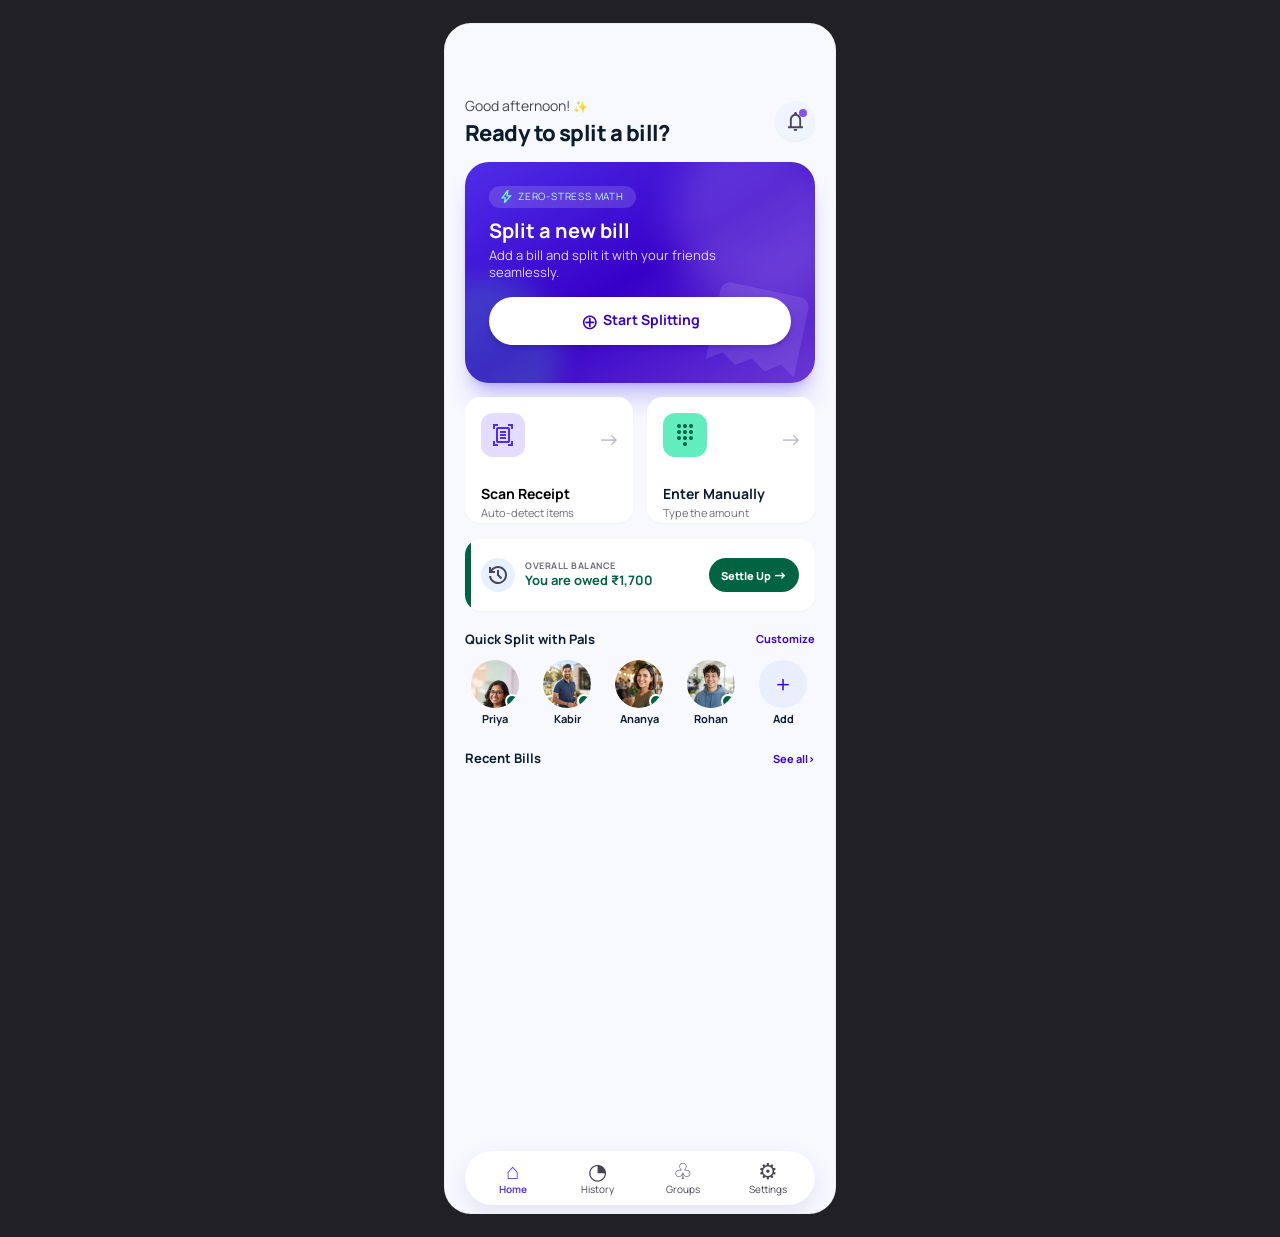
<file: index.html>
<!DOCTYPE html>
<html lang="en">

<head>
    <meta charset="UTF-8">
    <meta name="viewport" content="width=device-width, initial-scale=1.0">
    <meta name="theme-color" content="#f8f9ff">
    <title>SplitMate</title>
    <link rel="preconnect" href="https://fonts.googleapis.com">
    <link rel="preconnect" href="https://fonts.gstatic.com" crossorigin>
    <link href="https://fonts.googleapis.com/css2?family=Manrope:wght@400;600;700;800&display=swap" rel="stylesheet">
    <link rel="stylesheet" href="css/style.css">
    <link rel="stylesheet" href="css/responsive.css">
</head>

<body>
    <main class="app-shell">
        <section class="app-content" aria-label="SplitMate home">
            <header class="greeting">
                <div>
                    <div class="eyebrow">Good afternoon! <span>✨</span></div>
                    <h1>Ready to split a bill?</h1>
                </div>
                <button class="icon-button notification-button" aria-label="Notifications">
                    <img src="assets/493fa.svg" alt="">
                    <span class="notification-dot"></span>
                </button>
            </header>

            <section class="hero-card">
                <img class="hero-receipt" src="assets/c0a71.svg" alt="" aria-hidden="true">
                <div class="hero-content">
                    <div class="hero-kicker"><img src="assets/3f70a.svg" alt=""> ZERO-STRESS MATH</div>
                    <h2>Split a new bill</h2>
                    <p>Add a bill and split it with your friends<br>seamlessly.</p>
                    <a class="primary-button" href="pages/new-bill.html"><span class="plus">⊕</span> Start Splitting</a>
                </div>
            </section>

            <section class="quick-actions">
                <button class="action-card" data-action="scan">
                    <span class="action-icon scan-icon"><img src="assets/f76cd.svg" alt=""></span>
                    <span class="action-arrow">→</span>
                    <strong>Scan Receipt</strong>
                    <small>Auto-detect items</small>
                </button>
                <a class="action-card" href="pages/new-bill.html">
                    <span class="action-icon manual-icon"><img src="assets/699e9.svg" alt=""></span>
                    <span class="action-arrow">→</span>
                    <strong>Enter Manually</strong>
                    <small>Type the amount</small>
                </a>
            </section>

            <section class="balance-card">
                <div class="balance-mark"><img src="assets/677f2.svg" alt=""></div>
                <div class="balance-copy"><small>OVERALL BALANCE</small><strong>You are owed ₹1,700</strong></div>
                <button class="settle-button" data-action="settle">Settle Up <span>→</span></button>
            </section>

            <section class="friends-section">
                <div class="section-heading"><strong>Quick Split with Pals</strong><button
                        data-action="customize">Customize</button></div>
                <div class="friends-row">
                    <button class="friend"><span><img src="assets/6f308.png"
                                alt="Priya"><i></i></span><b>Priya</b></button>
                    <button class="friend"><span><img src="assets/5d3c8.png"
                                alt="Kabir"><i></i></span><b>Kabir</b></button>
                    <button class="friend"><span><img src="assets/8fd53.png"
                                alt="Ananya"><i></i></span><b>Ananya</b></button>
                    <button class="friend"><span><img src="assets/406f8.png"
                                alt="Rohan"><i></i></span><b>Rohan</b></button>
                    <button class="friend add-friend" data-action="add-friend"><span>＋</span><b>Add</b></button>
                </div>
            </section>

            <section class="recent-section">
                <div class="section-heading"><strong>Recent Bills</strong><button data-action="see-all">See
                        all›</button></div>
                <div id="bill-list" class="bill-list"></div>
            </section>
        </section>

        <nav data-navbar></nav>
    </main>

    <dialog id="bill-dialog">
        <form method="dialog" id="bill-form">
            <button class="close-button" type="button" data-action="close-dialog" aria-label="Close">×</button>
            <p class="dialog-kicker">NEW BILL</p>
            <h2>Split a new bill</h2>
            <label>Bill name<input name="name" required placeholder="Dinner at Social"></label>
            <label>Total amount<input name="amount" required type="number" min="1" step="1" placeholder="2450"></label>
            <label>People<input name="people" required type="number" min="2" value="2"></label>
            <button class="primary-button" value="default">Create bill</button>
        </form>
    </dialog>
    <div id="toast" role="status" aria-live="polite"></div>
    <script type="module" src="js/navbar.js"></script>
    <script type="module" src="js/app.js"></script>
</body>

</html>
</file>
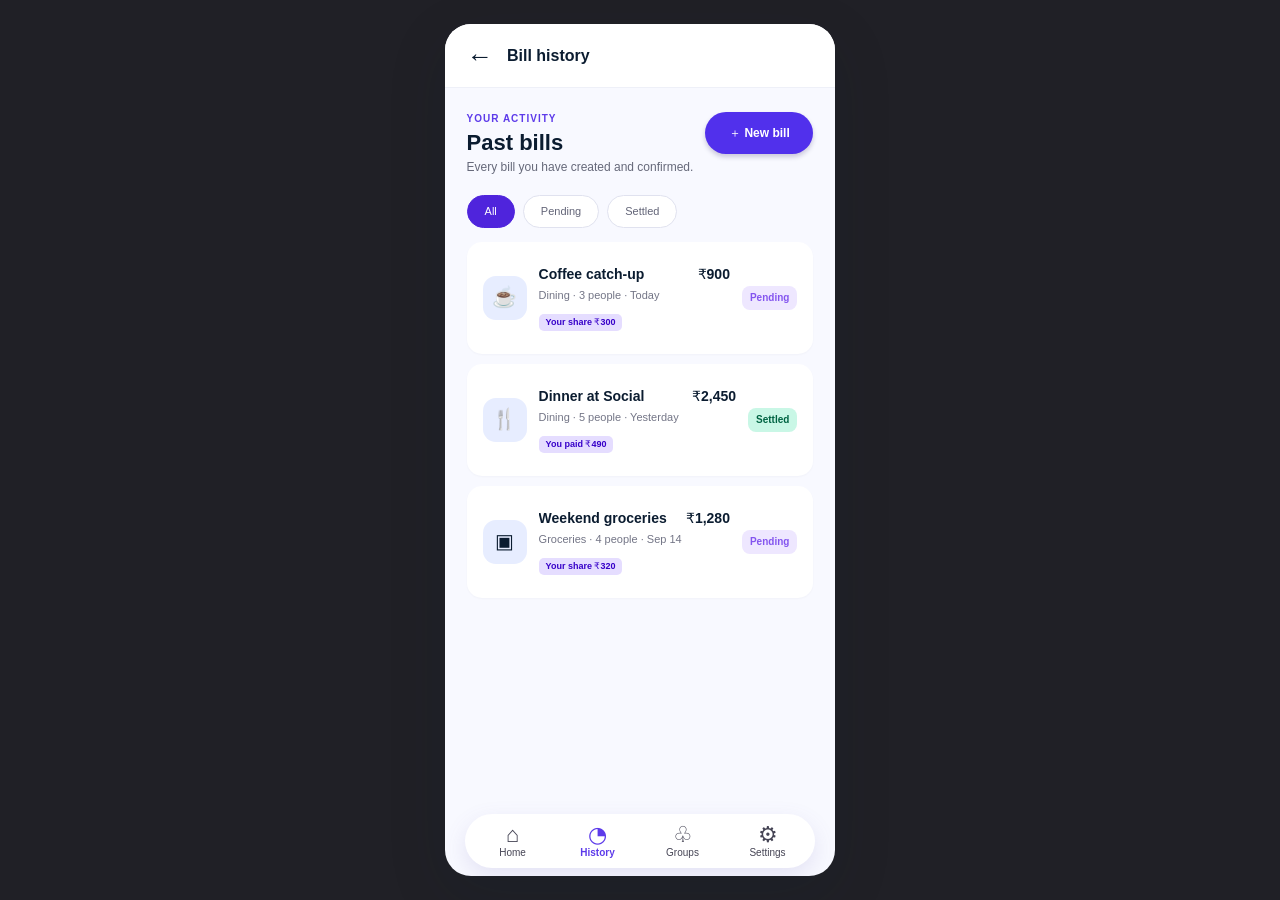
<file: pages/bill-details.html>
<!doctype html>
<html lang="en">

<head>
    <meta charset="utf-8">
    <meta name="viewport" content="width=device-width, initial-scale=1">
    <title>History - SplitMate</title>
    <link rel="stylesheet" href="../css/style.css">
    <link rel="stylesheet" href="../css/responsive.css">
</head>

<body>
    <main class="flow-shell history-shell">
        <header class="flow-header">
            <a class="back-link" href="../index.html" aria-label="Back to home">←</a>
            <h1>Bill history</h1>
        </header>

        <section class="history-main" aria-labelledby="history-title">
            <div class="history-heading">
                <div>
                    <p class="dialog-kicker">YOUR ACTIVITY</p>
                    <h2 id="history-title">Past bills</h2>
                    <p>Every bill you have created and confirmed.</p>
                </div>
                <a class="primary-button history-add" href="new-bill.html">＋ New bill</a>
            </div>

            <div class="history-filters" role="group" aria-label="History filters">
                <button class="history-filter active" type="button" data-filter="all">All</button>
                <button class="history-filter" type="button" data-filter="pending">Pending</button>
                <button class="history-filter" type="button" data-filter="settled">Settled</button>
            </div>

            <div id="history-list" class="history-list"></div>

            <div id="history-empty" class="history-empty" hidden>
                <div class="empty-icon">◔</div>
                <h2>No bills yet</h2>
                <p>Once you confirm a split bill, it will appear here.</p>
                <a class="primary-button" href="new-bill.html">Create your first bill</a>
            </div>
        </section>

        <nav data-navbar></nav>
    </main>

    <script type="module" src="../js/navbar.js"></script>
    <script type="module" src="../js/history.js"></script>
</body>

</html>
</file>
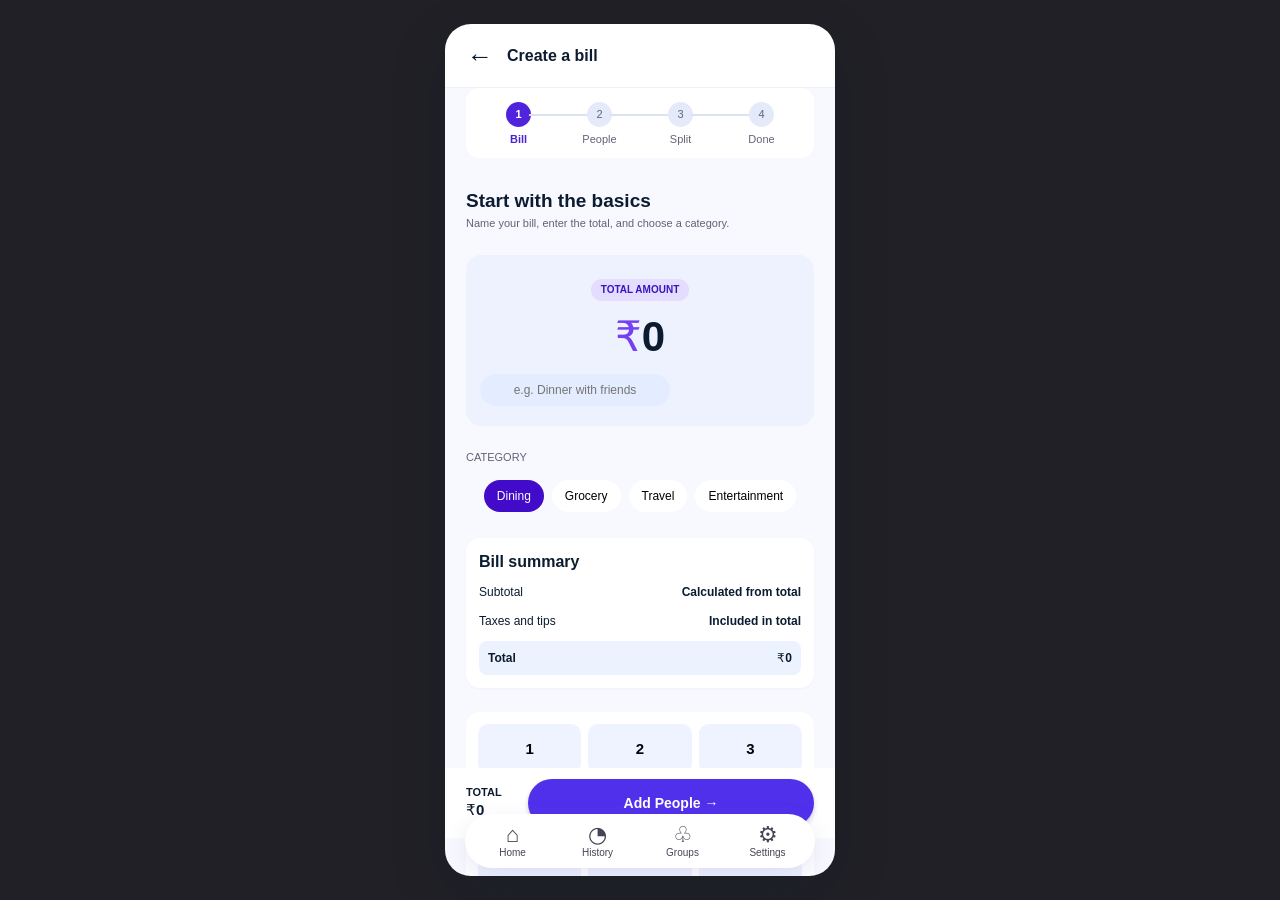
<file: pages/new-bill.html>
<!doctype html>
<html lang="en">

<head>
    <meta charset="utf-8">
    <meta name="viewport" content="width=device-width,initial-scale=1">
    <title>Create bill - SplitMate</title>
    <link rel="stylesheet" href="../css/style.css">
    <link rel="stylesheet" href="../css/responsive.css">
</head>

<body>
    <main class="flow-shell">
        <header class="flow-header"><a class="back-link" href="../index.html">←</a>
            <h1>Create a bill</h1>
        </header>
        <section class="flow-main">
            <div class="stepper"><span class="step active">Bill</span><span class="step">People</span><span
                    class="step">Split</span><span class="step">Done</span></div>
            <h2 class="flow-title">Start with the basics</h2>
            <p class="flow-subtitle">Name your bill, enter the total, and choose a category.</p>
            <div class="amount-panel"><span class="amount-label">TOTAL AMOUNT</span>
                <div class="amount-value"><span>₹</span><output id="amount-output">0</output></div><input
                    class="bill-name-input" id="bill-name" required placeholder="e.g. Dinner with friends"
                    aria-label="Bill name">
            </div>
            <p class="flow-subtitle category-label">CATEGORY</p>
            <div class="category-row"><button class="category active" data-category="Dining">Dining</button><button
                    class="category" data-category="Grocery">Grocery</button><button class="category"
                    data-category="Travel">Travel</button><button class="category"
                    data-category="Entertainment">Entertainment</button></div>
            <div class="tax-card"><strong>Bill summary</strong>
                <div class="tax-row"><span>Subtotal</span><b id="subtotal-label">Calculated from total</b></div>
                <div class="tax-row"><span>Taxes and tips</span><b>Included in total</b></div>
                <div class="tax-total"><span>Total</span><strong id="total-label">₹0</strong></div>
            </div>
            <div class="keypad" id="keypad"><button data-key="1">1</button><button data-key="2">2</button><button
                    data-key="3">3</button><button data-key="4">4</button><button data-key="5">5</button><button
                    data-key="6">6</button><button data-key="7">7</button><button data-key="8">8</button><button
                    data-key="9">9</button><button data-key=".">.</button><button data-key="0">0</button><button
                    data-key="backspace">⌫</button></div>
        </section>
        <footer class="flow-footer">
            <div class="footer-total">TOTAL<strong id="footer-total">₹0</strong></div><a class="primary-button"
                href="people.html" id="next-people">Add People →</a>
        </footer>
        <nav data-navbar></nav>
    </main>
    <script type="module" src="../js/navbar.js"></script>
    <script type="module" src="../js/bill.js"></script>
</body>

</html>
</file>
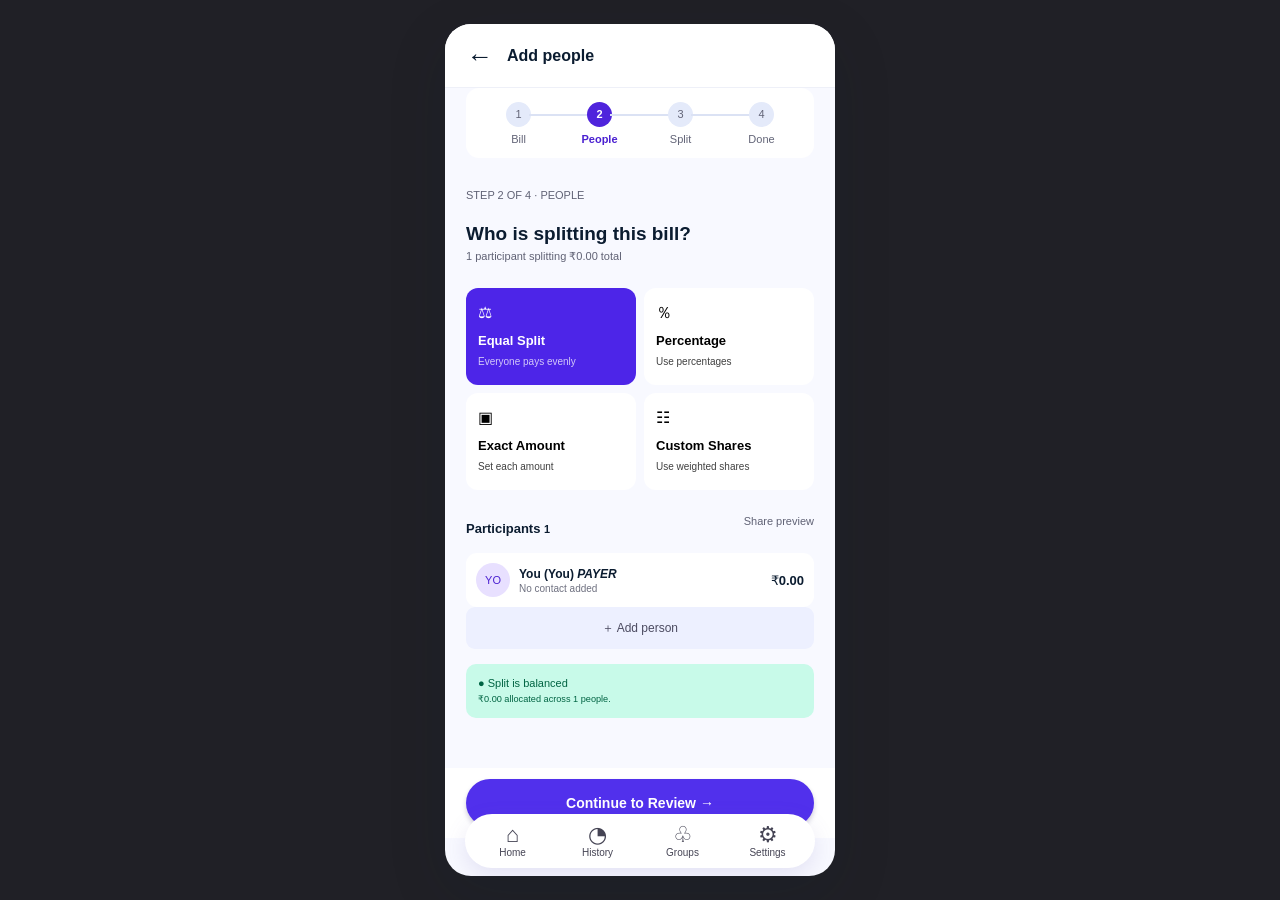
<file: pages/people.html>
<!doctype html>
<html lang="en">

<head>
    <meta charset="utf-8">
    <meta name="viewport" content="width=device-width,initial-scale=1">
    <title>Add people - SplitMate</title>
    <link rel="stylesheet" href="../css/style.css">
    <link rel="stylesheet" href="../css/responsive.css">
</head>

<body>
    <main class="flow-shell">
        <header class="flow-header"><a class="back-link" href="new-bill.html">←</a>
            <h1>Add people</h1>
        </header>
        <section class="flow-main">
            <div class="stepper"><span class="step">Bill</span><span class="step active">People</span><span
                    class="step">Split</span><span class="step">Done</span></div>
            <p class="flow-subtitle">STEP 2 OF 4 · PEOPLE</p>
            <h2 class="flow-title">Who is splitting this bill?</h2>
            <p class="flow-subtitle" id="people-summary"></p>
            <div class="method-grid" id="method-grid"><button class="method active" data-method="equal">⚖<strong>Equal
                        Split</strong><small>Everyone pays evenly</small></button><button class="method"
                    data-method="percentage">％<strong>Percentage</strong><small>Use percentages</small></button><button
                    class="method" data-method="exact">▣<strong>Exact Amount</strong><small>Set each
                        amount</small></button><button class="method" data-method="shares">☷<strong>Custom
                        Shares</strong><small>Use weighted shares</small></button></div>
            <div class="section-heading people-heading"><strong>Participants <small
                        id="people-count"></small></strong><span class="flow-subtitle">Share preview</span></div>
            <div id="participants"></div><button class="outline-button add-person-button" type="button">＋ Add
                person</button>
            <div class="success-card" id="balance-message"></div>
        </section>
        <footer class="flow-footer"><a class="primary-button" href="review.html" id="continue-review">Continue to Review
                →</a></footer>
        <nav data-navbar></nav>
    </main>
    <dialog id="person-dialog">
        <form method="dialog" id="person-form"><button class="close-button" type="button" id="close-person">×</button>
            <p class="dialog-kicker">NEW PARTICIPANT</p>
            <h2>Add a person</h2><label>Name<input name="name" required placeholder="e.g. Alex"></label><label>Contact
                (optional)<input name="contact" placeholder="Email or phone"></label><button class="primary-button"
                value="default">Add person</button>
        </form>
    </dialog>
    <script type="module" src="../js/navbar.js"></script>
    <script type="module" src="../js/people.js"></script>
</body>

</html>
</file>
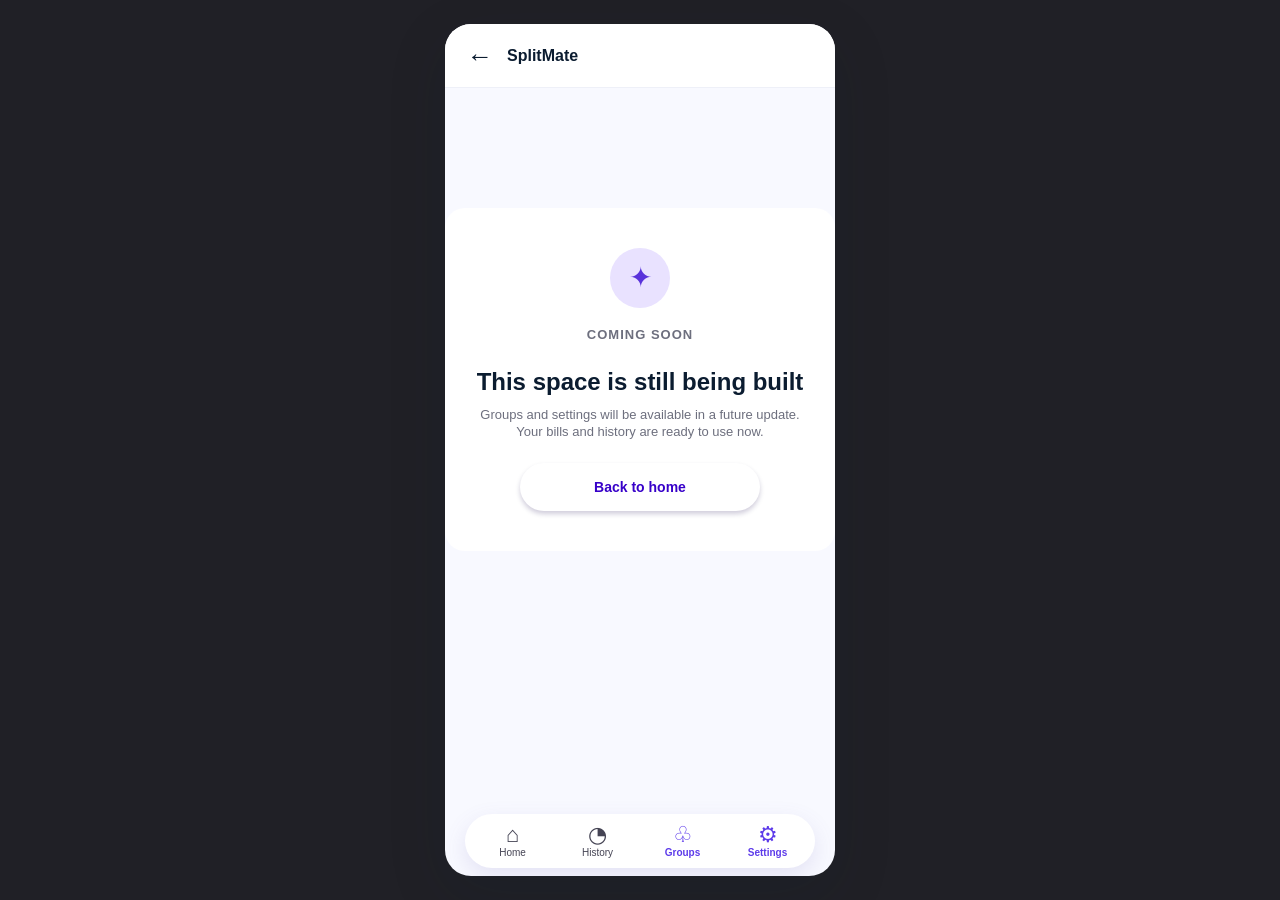
<file: pages/profile.html>
<!doctype html>
<html lang="en">

<head>
    <meta charset="utf-8">
    <meta name="viewport" content="width=device-width,initial-scale=1">
    <title>Coming soon - SplitMate</title>
    <link rel="stylesheet" href="../css/style.css">
    <link rel="stylesheet" href="../css/responsive.css">
</head>

<body>
    <main class="flow-shell">
        <header class="flow-header"><a class="back-link" href="../index.html">←</a>
            <h1>SplitMate</h1>
        </header>
        <section class="coming-soon">
            <div class="empty-icon">✦</div>
            <p class="dialog-kicker">COMING SOON</p>
            <h2>This space is still being built</h2>
            <p>Groups and settings will be available in a future update. Your bills and history are ready to use now.
            </p><a class="primary-button" href="../index.html">Back to home</a>
        </section>
        <nav data-navbar></nav>
        <script type="module" src="../js/navbar.js"></script>
    </main>
</body>

</html>
</file>
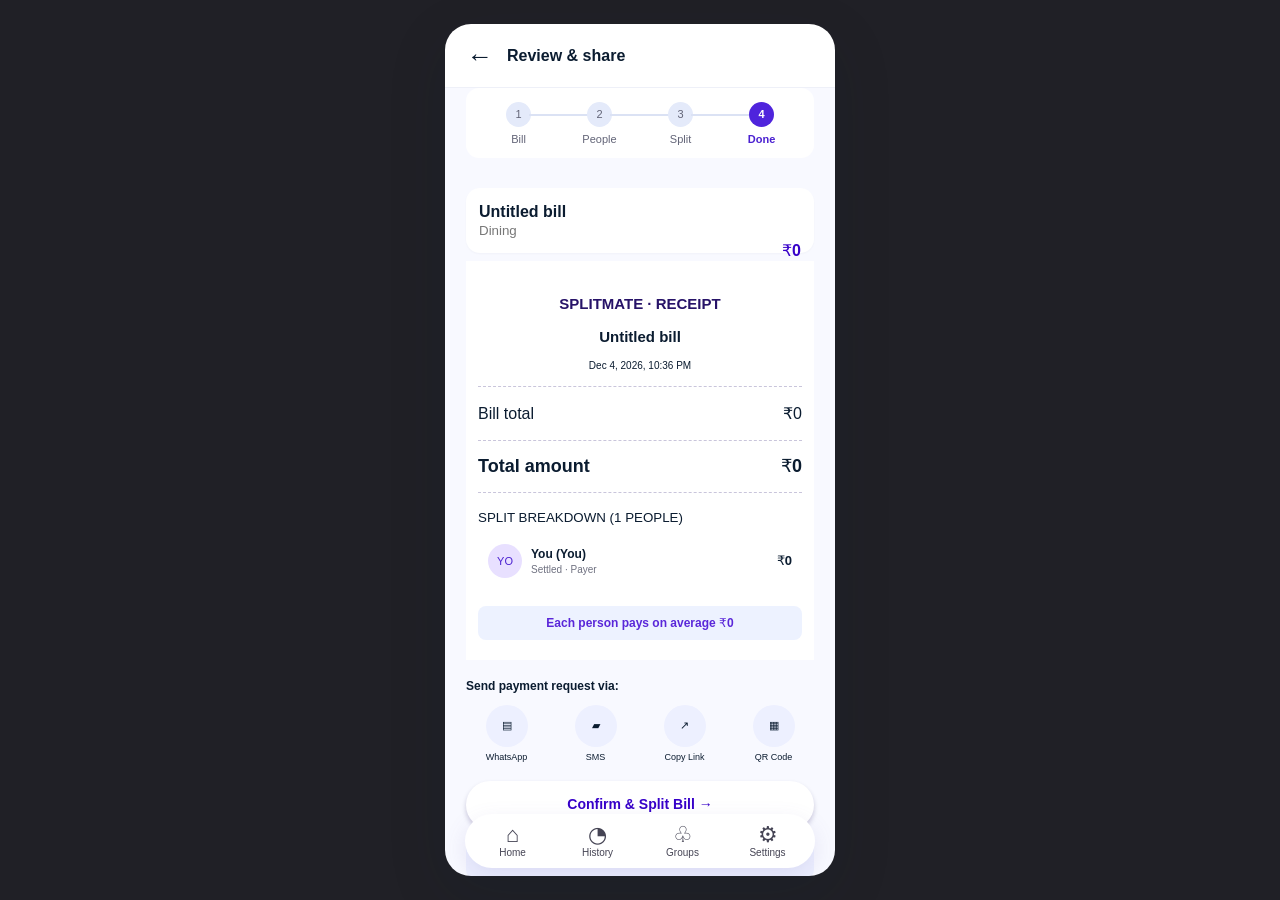
<file: pages/review.html>
<!doctype html>
<html lang="en">

<head>
    <meta charset="utf-8">
    <meta name="viewport" content="width=device-width,initial-scale=1">
    <title>Review bill - SplitMate</title>
    <link rel="stylesheet" href="../css/style.css">
    <link rel="stylesheet" href="../css/responsive.css">
</head>

<body>
    <main class="flow-shell">
        <header class="flow-header"><a class="back-link" href="people.html">←</a>
            <h1>Review & share</h1>
        </header>
        <section class="flow-main">
            <div class="stepper"><span class="step">Bill</span><span class="step">People</span><span
                    class="step">Split</span><span class="step active">Done</span></div>
            <div class="review-card"><strong id="review-name"></strong><small id="review-category"
                    style="display:block;color:#777"></small><b id="review-total" style="float:right;color:#3700c9"></b>
            </div>
            <div class="review-receipt">
                <h2>SPLITMATE · RECEIPT</h2>
                <h2 id="receipt-name" style="color:#0b1c30"></h2>
                <p id="receipt-date" style="text-align:center;font-size:10px"></p>
                <div class="receipt-divider"></div>
                <p>Bill total <span id="receipt-subtotal" style="float:right"></span></p>
                <div class="receipt-divider"></div>
                <div class="receipt-total"><span>Total amount</span><span id="receipt-total"></span></div>
                <div class="receipt-divider"></div><small id="breakdown-title"></small>
                <div id="review-participants"></div>
                <div class="tax-total" style="margin-top:18px;display:block;text-align:center;color:#5a27d9">Each person
                    pays on average <strong id="average-share"></strong></div>
            </div>
            <h3 style="font-size:12px;margin:18px 0 4px">Send payment request via:</h3>
            <div class="share-grid"><button class="share-choice" data-share="WhatsApp"><span
                        class="share-option">▤</span><small>WhatsApp</small></button><button class="share-choice"
                    data-share="SMS"><span class="share-option">▰</span><small>SMS</small></button><button
                    class="share-choice" data-share="Copy link"><span class="share-option">↗</span><small>Copy
                        Link</small></button><button class="share-choice" data-share="QR code"><span
                        class="share-option">▦</span><small>QR Code</small></button></div><button
                class="primary-button confirm-button" id="confirm-bill">Confirm & Split Bill →</button><a
                class="outline-button" style="display:flex;align-items:center;justify-content:center;margin-top:8px"
                href="people.html">Edit Split Details</a>
            <p class="flow-subtitle" id="review-status" role="status"></p>
        </section>
        <nav data-navbar></nav>
    </main>
    <script type="module" src="../js/navbar.js"></script>
    <script type="module" src="../js/review.js"></script>
</body>

</html>
</file>
<file: css/style.css>
:root {
    font-family: "Manrope", sans-serif;
    color: #0b1c30;
    background: #202026;
    line-height: 1.35;
    font-synthesis: none
}

* {
    box-sizing: border-box
}

body {
    margin: 0;
    min-width: 320px;
    background: #202026
}

button,
input {
    font: inherit
}

button {
    border: 0;
    cursor: pointer
}

a {
    color: inherit;
    text-decoration: none
}

.app-shell {
    width: min(100%, 390px);
    min-height: 100vh;
    margin: auto;
    background: #f8f9ff;
    position: relative;
    box-shadow: 0 0 0 1px #eee;
    overflow: hidden
}

.app-content {
    padding: 64px 20px 112px
}

.greeting {
    height: 74px;
    padding: 8px 0 16px;
    display: flex;
    align-items: center;
    justify-content: space-between
}

.eyebrow {
    font-size: 14px;
    color: #474556;
    line-height: 20px
}

.eyebrow span {
    font-size: 12px
}

.greeting h1 {
    font-size: 22px;
    letter-spacing: -.55px;
    line-height: 28px;
    margin: 2px 0 0;
    font-weight: 800
}

.icon-button {
    width: 40px;
    height: 40px;
    border-radius: 50%;
    background: #eff4ff;
    box-shadow: 0 1px 1px #0000000d;
    display: grid;
    place-items: center;
    position: relative
}

.icon-button img {
    width: 15px;
    height: 19px
}

.notification-dot {
    position: absolute;
    right: 8px;
    top: 8px;
    width: 8px;
    height: 8px;
    background: #8455ef;
    border-radius: 50%
}

.hero-card {
    height: 221px;
    border-radius: 24px;
    padding: 24px;
    position: relative;
    overflow: hidden;
    color: white;
    background: linear-gradient(148deg, #4f2ee8 0%, #3700c9 50%, #6b38d4 100%);
    box-shadow: 0 20px 25px -5px #4f2ee840, 0 8px 10px -6px #4f2ee840
}

.hero-card:before {
    content: "";
    position: absolute;
    right: -32px;
    top: -32px;
    width: 176px;
    height: 176px;
    border-radius: 50%;
    background: #e9ddff33;
    filter: blur(20px)
}

.hero-card:after {
    content: "";
    position: absolute;
    left: -48px;
    bottom: -40px;
    width: 144px;
    height: 144px;
    border-radius: 50%;
    background: #4edea333;
    filter: blur(12px)
}

.hero-receipt {
    position: absolute;
    right: -2px;
    bottom: -26px;
    width: 120px;
    height: 150px;
    opacity: .1;
    transform: rotate(12deg)
}

.hero-content {
    position: relative;
    z-index: 1
}

.hero-kicker {
    display: inline-flex;
    align-items: center;
    gap: 6px;
    padding: 4px 12px;
    border-radius: 20px;
    background: #ffffff26;
    backdrop-filter: blur(6px);
    font-size: 10px;
    letter-spacing: .8px;
    color: #b9ffd9
}

.hero-kicker img {
    width: 11px;
    height: 13px
}

.hero-content h2 {
    font-size: 20px;
    margin: 8px 0 2px;
    line-height: 28px
}

.hero-content p {
    font-size: 13px;
    color: #ded7ff;
    margin: 0;
    line-height: 17px
}

.primary-button {
    height: 48px;
    border-radius: 999px;
    background: #fff;
    color: #3700c9;
    font-weight: 700;
    font-size: 14px;
    width: 100%;
    box-shadow: 0 3px 5px #12004b33;
    display: flex;
    align-items: center;
    justify-content: center
}

.hero-content .primary-button {
    margin-top: 16px
}

.plus {
    font-size: 21px;
    vertical-align: -1px;
    margin-right: 4px
}

.quick-actions {
    display: grid;
    grid-template-columns: 1fr 1fr;
    gap: 14px;
    margin-top: 14px
}

.action-card {
    height: 126px;
    background: #fff;
    border-radius: 15px;
    text-align: left;
    padding: 16px;
    position: relative;
    box-shadow: 0 1px 2px #0b1c3008
}

.action-icon {
    display: grid;
    place-items: center;
    width: 44px;
    height: 44px;
    border-radius: 12px
}

.action-icon img {
    max-width: 22px;
    max-height: 22px
}

.scan-icon {
    background: #e4ddff
}

.manual-icon {
    background: #62edbf
}

.action-arrow {
    position: absolute;
    right: 13px;
    top: 28px;
    color: #b6b5c6;
    font-size: 22px
}

.action-card strong {
    display: block;
    font-size: 14px;
    margin-top: 28px
}

.action-card small {
    display: block;
    color: #6c6c7d;
    font-size: 11px;
    margin-top: 2px
}

.balance-card {
    height: 72px;
    border-radius: 16px;
    background: #fff;
    margin-top: 16px;
    display: flex;
    align-items: center;
    padding: 16px;
    gap: 10px;
    position: relative;
    overflow: hidden;
    box-shadow: 0 1px 2px #0b1c3008
}

.balance-card:before {
    content: "";
    position: absolute;
    left: 0;
    top: 0;
    bottom: 0;
    width: 6px;
    background: #006443
}

.balance-mark {
    width: 34px;
    height: 34px;
    border-radius: 50%;
    background: #e7f0ff;
    display: grid;
    place-items: center
}

.balance-mark img {
    width: 18px
}

.balance-copy {
    display: flex;
    flex-direction: column;
    flex: 1
}

.balance-copy small {
    font-size: 9px;
    letter-spacing: .5px;
    color: #6b6b7a;
    font-weight: 700
}

.balance-copy strong {
    font-size: 13px;
    color: #006443
}

.settle-button {
    background: #006443;
    color: white;
    border-radius: 999px;
    padding: 8px 12px;
    font-size: 11px;
    font-weight: 800;
    white-space: nowrap
}

.settle-button span {
    font-size: 14px
}

.friends-section {
    padding-top: 20px
}

.section-heading {
    display: flex;
    justify-content: space-between;
    align-items: center;
    margin-bottom: 10px
}

.section-heading strong {
    font-size: 13px
}

.section-heading button {
    background: none;
    color: #3700c9;
    font-size: 11px;
    font-weight: 700;
    padding: 0
}

.friends-row {
    display: flex;
    gap: 12px;
    overflow: auto;
    padding-bottom: 3px
}

.friend {
    background: none;
    display: flex;
    flex-direction: column;
    align-items: center;
    gap: 4px;
    min-width: 48px;
    color: #0b1c30
}

.friend span {
    width: 48px;
    height: 48px;
    border-radius: 50%;
    position: relative;
    display: grid;
    place-items: center;
    background: #e9effd;
    overflow: hidden
}

.friend img {
    width: 100%;
    height: 100%;
    object-fit: cover
}

.friend i {
    position: absolute;
    right: 0;
    bottom: 0;
    width: 14px;
    height: 14px;
    border-radius: 50%;
    background: #006443;
    border: 2px solid white
}

.friend b {
    font-size: 11px
}

.add-friend span {
    font-size: 22px;
    color: #3700c9
}

.recent-section {
    padding-top: 18px
}

.bill-list {
    display: grid;
    gap: 10px
}

.bill-card {
    height: 77px;
    background: white;
    border-radius: 15px;
    padding: 12px;
    display: flex;
    align-items: center;
    gap: 10px;
    box-shadow: 0 1px 2px #0b1c3008
}

.bill-icon {
    width: 38px;
    height: 38px;
    border-radius: 11px;
    background: #e7edff;
    display: grid;
    place-items: center;
    font-size: 18px;
    color: #5c40e7
}

.bill-info {
    min-width: 0;
    flex: 1
}

.bill-info strong {
    display: block;
    font-size: 14px;
    white-space: nowrap;
    overflow: hidden;
    text-overflow: ellipsis
}

.bill-info small {
    display: block;
    color: #6c6c7d;
    font-size: 11px;
    margin-top: 2px
}

.bill-tag {
    display: inline-block;
    background: #e5ddff;
    color: #3700c9;
    padding: 2px 7px;
    border-radius: 5px;
    font-size: 9px;
    font-weight: 700;
    margin-top: 3px
}

.bill-card:nth-child(3) .bill-tag {
    background: #b5f4d9;
    color: #006443
}

.bill-amount {
    text-align: right;
    white-space: nowrap
}

.bill-amount strong {
    font-size: 14px
}

.bill-amount small {
    display: block;
    color: #006443;
    font-size: 10px
}

.pending {
    color: #8455ef !important
}

.bottom-nav {
    position: absolute;
    left: 20px;
    right: 20px;
    bottom: 8px;
    height: 54px;
    background: #fff;
    border-radius: 28px;
    box-shadow: 0 8px 22px #7164b526;
    display: flex;
    justify-content: space-around;
    padding: 5px
}

.bottom-nav button {
    background: none;
    color: #454454;
    font-size: 10px;
    display: flex;
    flex-direction: column;
    align-items: center;
    gap: 0;
    min-width: 55px
}

.bottom-nav button span {
    font-size: 22px;
    line-height: 23px
}

.bottom-nav button.active {
    color: #5d3bea;
    font-weight: 700
}

.bottom-nav a {
    background: none;
    color: #454454;
    font-size: 10px;
    display: flex;
    flex-direction: column;
    align-items: center;
    justify-content: center;
    gap: 0;
    min-width: 55px
}

.bottom-nav a span {
    font-size: 22px;
    line-height: 23px
}

.bottom-nav a.active {
    color: #5d3bea;
    font-weight: 700
}

dialog {
    border: 0;
    border-radius: 24px;
    padding: 0;
    background: #fff;
    color: #0b1c30;
    width: min(350px, calc(100% - 32px));
    box-shadow: 0 20px 50px #0b1c3066
}

dialog::backdrop {
    background: #0b1c3080;
    backdrop-filter: blur(3px)
}

#bill-form {
    padding: 26px;
    position: relative
}

.close-button {
    position: absolute;
    right: 18px;
    top: 14px;
    background: none;
    font-size: 28px;
    color: #777
}

#bill-form h2 {
    margin: 3px 0 20px;
    font-size: 22px
}

.dialog-kicker {
    font-size: 10px;
    letter-spacing: 1px;
    color: #5d3bea;
    font-weight: 800;
    margin: 0
}

label {
    font-size: 12px;
    font-weight: 700;
    display: block;
    margin-top: 14px
}

input {
    display: block;
    width: 100%;
    border: 1px solid #e0e1ec;
    border-radius: 10px;
    padding: 12px;
    margin-top: 6px;
    color: #0b1c30;
    outline: none
}

input:focus {
    border-color: #5d3bea
}

#bill-form .primary-button {
    margin-top: 22px;
    background: #3700c9;
    color: #fff
}

#toast {
    position: fixed;
    left: 50%;
    bottom: 78px;
    transform: translate(-50%, 20px);
    background: #0b1c30;
    color: #fff;
    padding: 11px 16px;
    border-radius: 999px;
    font-size: 12px;
    opacity: 0;
    pointer-events: none;
    transition: .25s;
    z-index: 4
}

#toast.show {
    opacity: 1;
    transform: translate(-50%, 0)
}

.flow-shell{position:relative;width:min(100%,390px);min-height:100vh;margin:auto;background:#f8f9ff;color:#0b1c30}.flow-main{padding:0 21px 94px}.flow-header{height:64px;background:#fff;display:flex;align-items:center;gap:14px;padding:0 22px;border-bottom:1px solid #eef0f8}.flow-header h1{font-size:16px;margin:0}.back-link{font-size:26px;line-height:1}.profile-mini{width:28px;height:28px;border-radius:50%;object-fit:cover;margin-left:auto}.stepper{background:#fff;border-radius:13px;margin:0 0 14px;padding:14px 12px 11px;display:flex;justify-content:space-between}.step{font-size:11px;text-align:center;color:#626477;position:relative;flex:1}.step:before{content:"";display:block;width:25px;height:25px;border-radius:50%;margin:0 auto 5px;background:#e4eafa;line-height:25px}.step:nth-child(1):before{content:"1"}.step:nth-child(2):before{content:"2"}.step:nth-child(3):before{content:"3"}.step:nth-child(4):before{content:"4"}.step.active{color:#4b21d1;font-weight:700}.step.active:before{background:#4f24dc;color:#fff}.step:not(:last-child):after{content:"";position:absolute;top:12px;left:63%;right:-37%;height:2px;background:#dbe2f4}.flow-title{font-size:19px;margin:18px 0 3px}.flow-subtitle{font-size:11px;color:#606275;margin:0 0 15px}.amount-panel{background:#eef2ff;border-radius:15px;padding:22px 14px 20px;text-align:center}.amount-label{display:inline-block;background:#e4ddff;color:#3816bd;border-radius:16px;padding:4px 10px;font-size:10px;font-weight:700}.amount-value{font-size:28px;font-weight:800;margin:8px 0}.amount-value span{color:#7540f2}.bill-name-input{border:0;background:#e4edff;border-radius:20px;padding:8px 15px;text-align:center;font-size:12px;width:190px}.category-row{display:flex;gap:8px;overflow:auto;padding-bottom:2px}.category{border:0;border-radius:20px;background:#fff;padding:8px 13px;white-space:nowrap;font-size:12px}.category.active{background:#420bc9;color:white}.tax-card,.people-card,.review-card{background:#fff;border-radius:14px;padding:13px;margin-top:16px;box-shadow:0 1px 2px #0b1c3008}.tax-row{display:flex;justify-content:space-between;margin:12px 0;font-size:12px}.tax-total{background:#edf2ff;padding:9px;border-radius:8px;display:flex;justify-content:space-between;font-weight:700;font-size:12px}.keypad{background:#fff;border-radius:14px;padding:12px;display:grid;grid-template-columns:repeat(3,1fr);gap:7px;margin-top:15px}.keypad button{height:50px;border-radius:10px;background:#eff3ff;font-size:15px;font-weight:700}.flow-footer{position:fixed;bottom:54px;width:min(100%,390px);padding:11px 21px;background:#fff;display:flex;gap:10px;align-items:center}.flow-footer .primary-button{background:#5130ec;color:#fff}.footer-total{font-size:11px;font-weight:700;min-width:52px}.footer-total strong{font-size:15px;display:block}.method-grid{display:grid;grid-template-columns:1fr 1fr;gap:8px}.method{background:#fff;border-radius:12px;padding:14px 12px;text-align:left;min-height:78px}.method.active{background:#4d25e8;color:white}.method strong{display:block;font-size:13px;margin-top:8px}.method small{font-size:10px;opacity:.75}.participant{background:#fff;border-radius:11px;padding:10px;display:flex;align-items:center;gap:9px;margin-top:7px}.avatar{width:34px;height:34px;border-radius:50%;display:grid;place-items:center;background:#e8e0ff;color:#4b21d1;font-size:11px}.participant-info{flex:1}.participant-info strong,.participant-info small{display:block}.participant-info strong{font-size:12px}.participant-info small{font-size:10px;color:#6f7180}.share{font-weight:700;font-size:13px}.success-card{background:#c8fae9;color:#006443;padding:12px;border-radius:10px;font-size:11px;margin-top:15px}.review-receipt{background:#fff;padding:20px 12px;margin-top:8px}.review-receipt h2{text-align:center;color:#271368;font-size:15px}.receipt-divider{border-top:1px dashed #c9c5db;margin:13px 0}.receipt-total{display:flex;justify-content:space-between;font-weight:800;font-size:18px}.share-grid{display:grid;grid-template-columns:repeat(4,1fr);gap:8px;margin:10px 0 18px}.share-option{background:#edf0ff;border-radius:50%;width:42px;height:42px;margin:auto;display:grid;place-items:center;font-size:11px}.share-grid small{display:block;text-align:center;font-size:9px;margin-top:4px}.outline-button{width:100%;height:42px;border-radius:9px;background:#edf0ff;color:#4c4b61;font-size:12px}
.remove-person{background:none;color:#777;font-size:20px}.share-area{display:flex;align-items:center;gap:5px;flex-direction:column}.allocation-input{width:72px;padding:5px 7px;margin:0;border:1px solid #ddd9f5;border-radius:6px;font-size:11px}.share-choice{border:0;background:none;padding:0;color:inherit}.share-choice small{display:block}
.history-main{padding:32px 21px 110px}.history-heading{display:flex;align-items:end;justify-content:space-between;gap:20px}.history-heading h2{font-size:28px;margin:4px 0}.history-heading p:not(.dialog-kicker){color:#66697a;font-size:12px;margin:0}.history-add{width:auto;min-width:125px;height:42px;background:#5130ec;color:#fff;font-size:12px}.history-filters{display:flex;gap:8px;margin:28px 0 16px}.history-filter{border:1px solid #e0e2ef;background:#fff;color:#626477;border-radius:999px;padding:8px 17px;font-size:11px}.history-filter.active{background:#4f24dc;color:#fff;border-color:#4f24dc}.history-list{display:grid;gap:10px}.history-card{background:#fff;border-radius:15px;padding:16px;display:flex;align-items:center;gap:12px;box-shadow:0 1px 2px #0b1c3008}.history-icon{width:44px;height:44px;border-radius:13px;background:#e7edff;display:grid;place-items:center;font-size:20px}.history-card-main{flex:1;min-width:0}.history-card-top{display:flex;align-items:center;gap:10px;justify-content:space-between}.history-card h3{font-size:14px;margin:0;white-space:nowrap;overflow:hidden;text-overflow:ellipsis}.history-card-top strong{font-size:14px;white-space:nowrap}.history-card p{font-size:11px;color:#737586;margin:4px 0 7px}.history-status{font-size:10px;font-weight:700;padding:5px 8px;border-radius:8px}.history-status.settled{background:#c9f7e6;color:#006443}.history-status.pending{background:#eee7ff;color:#5d36c8}.history-empty,.coming-soon{max-width:500px;margin:70px auto 0;text-align:center;background:#fff;border-radius:20px;padding:40px 24px}.empty-icon{width:60px;height:60px;margin:0 auto 18px;border-radius:50%;background:#e9e2ff;color:#5932db;display:grid;place-items:center;font-size:28px}.history-empty h2,.coming-soon h2{margin:0 0 8px}.history-empty p,.coming-soon p{font-size:13px;color:#6d6f7e;margin:0 auto 22px}.coming-soon{margin-top:120px}.coming-soon .primary-button{max-width:240px;margin:auto}
.history-shell{min-height:100vh}
</file>
<file: css/responsive.css>
@media (min-width:600px) {
    .app-shell {
        width: min(1180px, calc(100% - 48px));
        margin: 24px auto;
        border-radius: 26px;
        min-height: calc(100vh - 48px);
        overflow: hidden
    }

    .app-content {
        min-height: calc(100vh - 48px);
        padding: 56px clamp(32px, 5vw, 72px) 128px
    }

    .bottom-nav {
        left: clamp(32px, 5vw, 72px);
        right: clamp(32px, 5vw, 72px);
        bottom: 24px
    }

    .greeting {
        height: 82px
    }

    .greeting h1 {
        font-size: 30px;
        line-height: 36px
    }

    .hero-card {
        height: 260px;
        padding: 32px
    }

    .hero-content {
        max-width: 520px
    }

    .hero-content h2 {
        font-size: 28px;
        line-height: 36px;
        margin-top: 14px
    }

    .hero-content p {
        font-size: 15px;
        line-height: 22px
    }

    .hero-content .primary-button {
        width: 260px
    }

    .quick-actions {
        grid-template-columns: repeat(2, minmax(0, 1fr));
        gap: 20px;
        margin-top: 20px
    }

    .action-card {
        height: 150px;
        padding: 22px
    }

    .action-card strong {
        margin-top: 38px;
        font-size: 16px
    }

    .action-card small {
        font-size: 12px
    }

    .balance-card {
        margin-top: 20px;
        height: 84px;
        padding: 20px
    }

    .friends-section,
    .recent-section {
        padding-top: 28px
    }

    .section-heading strong {
        font-size: 16px
    }

    .bill-list {
        grid-template-columns: repeat(3, minmax(0, 1fr))
    }

    .bill-card {
        min-height: 116px;
        height: auto;
        align-items: flex-start;
        flex-wrap: wrap
    }

    .bill-info {
        min-width: calc(100% - 50px)
    }

    .bill-amount {
        margin-left: 48px;
        text-align: left
    }

    .flow-shell {
        width: min(100%, 1100px);
        min-height: 100vh;
        margin: 24px auto;
        border-radius: 26px;
        overflow: hidden;
        box-shadow: 0 18px 60px #0b1c3020
    }

    .flow-header {
        padding: 0 clamp(28px, 5vw, 72px);
        height: 76px
    }

    .flow-header h1 {
        font-size: 20px
    }

    .flow-main {
        max-width: 980px;
        margin: 0 auto;
        padding: 30px clamp(28px, 5vw, 72px) 120px
    }

    .stepper {
        max-width: 720px;
        margin: 0 auto 30px
    }

    .flow-title {
        font-size: 30px
    }

    .flow-subtitle {
        font-size: 13px
    }

    .amount-panel {
        max-width: 760px;
        margin: 24px auto
    }

    .amount-value {
        font-size: 42px
    }

    .category-row {
        justify-content: center
    }

    .tax-card {
        max-width: 760px;
        margin: 24px auto
    }

    .keypad {
        max-width: 520px;
        margin: 24px auto
    }

    .method-grid {
        max-width: 760px;
        margin: 24px auto
    }

    .people-heading,
    #participants,
    .add-person-button,
    .success-card {
        max-width: 760px;
        margin-left: auto;
        margin-right: auto
    }

    .review-card,
    .review-receipt {
        max-width: 760px;
        margin-left: auto;
        margin-right: auto
    }

    .flow-footer {
        position: static;
        width: 100%;
        max-width: 760px;
        margin: 18px auto 0;
        border-radius: 14px;
        justify-content: flex-end
    }

    .flow-footer .primary-button {
        max-width: 360px
    }

    .history-main {
        max-width: 920px;
        margin: 0 auto;
        padding: 54px 48px 130px
    }

    .history-list {
        grid-template-columns: repeat(2, minmax(0, 1fr))
    }

    .history-card {
        min-height: 112px
    }

    .phone-mode .history-main {
        padding: 32px 21px 110px
    }

    .phone-mode .history-list {
        grid-template-columns: 1fr
    }
}


@media (max-width:360px) {
    .app-content {
        padding-left: 16px;
        padding-right: 16px
    }
}

@media (min-width:600px) {
        .phone-mode .app-shell,
        .phone-mode .flow-shell {
            width: 390px;
            min-height: 1189px;
            margin: 24px auto;
            border-radius: 26px
        }

        .phone-mode .app-content {
            min-height: 1189px;
            padding: 64px 20px 112px
        }

        .phone-mode .bottom-nav {
            left: 20px;
            right: 20px;
            bottom: 8px
        }

        .phone-mode .greeting {
            height: 74px
        }

        .phone-mode .greeting h1 {
            font-size: 22px;
            line-height: 28px
        }

        .phone-mode .hero-card {
            height: 221px;
            padding: 24px
        }

        .phone-mode .hero-content h2 {
            font-size: 20px;
            line-height: 28px;
            margin-top: 8px
        }

        .phone-mode .hero-content p {
            font-size: 13px;
            line-height: 17px
        }

        .phone-mode .hero-content .primary-button {
            width: 100%
        }

        .phone-mode .quick-actions {
            gap: 14px;
            margin-top: 14px
        }

        .phone-mode .action-card {
            height: 126px;
            padding: 16px
        }

        .phone-mode .action-card strong {
            margin-top: 28px;
            font-size: 14px
        }

        .phone-mode .action-card small {
            font-size: 11px
        }

        .phone-mode .balance-card {
            margin-top: 16px;
            height: 72px;
            padding: 16px
        }

        .phone-mode .friends-section,
        .phone-mode .recent-section {
            padding-top: 20px
        }

        .phone-mode .section-heading strong {
            font-size: 13px
        }

        .phone-mode .bill-list {
            grid-template-columns: 1fr
        }

        .phone-mode .bill-card {
            min-height: 77px;
            height: 77px;
            align-items: center;
            flex-wrap: nowrap
        }

        .phone-mode .bill-info {
            min-width: 0
        }

        .phone-mode .bill-amount {
            margin-left: 0;
            text-align: right
        }

        .phone-mode .flow-header {
            height: 64px;
            padding: 0 22px
        }

        .phone-mode .flow-header h1 {
            font-size: 16px
        }

        .phone-mode .flow-main {
            max-width: none;
            padding: 0 21px 94px
        }

        .phone-mode .flow-title {
            font-size: 19px
        }

        .phone-mode .flow-subtitle {
            font-size: 11px
        }

        .phone-mode .amount-panel,
        .phone-mode .tax-card,
        .phone-mode .review-card,
        .phone-mode .review-receipt {
            max-width: none;
            margin-left: 0;
            margin-right: 0
        }

        .phone-mode .flow-footer {
            position: fixed;
            width: 390px;
            max-width: 390px;
            margin: 0;
            border-radius: 0;
            justify-content: initial
        }
}

@media (max-width:360px) {
    .quick-actions {
        gap: 8px
    }

    .action-card {
        padding: 13px
    }

    .settle-button {
        padding-inline: 9px
    }
}

/* Keep the Figma phone canvas on every screen size. */
@media (min-width:600px) {
    .app-shell,
    .flow-shell {
        width: 390px;
        min-height: 1189px;
        margin: 24px auto;
        border-radius: 26px
    }

    .app-content {
        min-height: 1189px;
        padding: 64px 20px 112px
    }

    .bottom-nav {
        left: 20px;
        right: 20px;
        bottom: 8px
    }

    .greeting {
        height: 74px
    }

    .greeting h1 {
        font-size: 22px;
        line-height: 28px
    }

    .hero-card {
        height: 221px;
        padding: 24px
    }

    .hero-content h2 {
        font-size: 20px;
        line-height: 28px;
        margin-top: 8px
    }

    .hero-content p {
        font-size: 13px;
        line-height: 17px
    }

    .hero-content .primary-button {
        width: 100%
    }

    .quick-actions {
        gap: 14px;
        margin-top: 14px
    }

    .action-card {
        height: 126px;
        padding: 16px
    }

    .action-card strong {
        margin-top: 28px;
        font-size: 14px
    }

    .action-card small {
        font-size: 11px
    }

    .balance-card {
        margin-top: 16px;
        height: 72px;
        padding: 16px
    }

    .friends-section,
    .recent-section {
        padding-top: 20px
    }

    .section-heading strong {
        font-size: 13px
    }

    .bill-list,
    .history-list {
        grid-template-columns: 1fr
    }

    .bill-card {
        min-height: 77px;
        height: 77px;
        align-items: center;
        flex-wrap: nowrap
    }

    .bill-info {
        min-width: 0
    }

    .bill-amount {
        margin-left: 0;
        text-align: right
    }

    .flow-header {
        height: 64px;
        padding: 0 22px
    }

    .flow-header h1 {
        font-size: 16px
    }

    .flow-main,
    .history-main {
        max-width: none;
        padding: 0 21px 110px
    }

    .flow-title {
        font-size: 19px
    }

    .flow-subtitle {
        font-size: 11px
    }

    .amount-panel,
    .tax-card,
    .review-card,
    .review-receipt {
        max-width: none;
        margin-left: 0;
        margin-right: 0
    }

    .flow-footer {
        position: fixed;
        width: 390px;
        max-width: 390px;
        margin: 0;
        border-radius: 0;
        justify-content: initial
    }

    .history-heading h2 {
        font-size: 22px
    }

}

.flow-shell {
    height: 100vh;
    overflow-y: auto;
    overflow-x: hidden
}

@media (min-width:600px) {
    .flow-shell {
        height: calc(100vh - 48px);
        min-height: calc(100vh - 48px)
    }
}

.flow-shell > .bottom-nav {
    position: absolute;
    left: 20px;
    right: 20px;
    bottom: 8px;
    width: auto;
    transform: none
}

.flow-shell > .flow-footer {
    bottom: 62px
}

/* History owns its scroll area so the heading, cards, and filters stay visible. */
.history-shell {
    height: 100vh;
    min-height: 0;
    overflow: hidden;
    display: flex;
    flex-direction: column
}

.history-shell .history-main {
    flex: 1;
    min-height: 0;
    overflow-y: auto;
    padding: 24px 21px 88px
}

.history-shell .history-heading {
    align-items: flex-start;
    gap: 12px
}

.history-shell .history-heading h2 {
    font-size: 22px;
    line-height: 1.15
}

.history-shell .history-add {
    flex: 0 0 auto;
    min-width: 108px;
    padding-inline: 12px
}

.history-shell .history-filters {
    margin: 20px 0 14px
}

.history-shell .history-list {
    padding-bottom: 12px
}

@media (min-width: 600px) {
    .history-shell {
        height: calc(100vh - 48px)
    }
}
</file>
